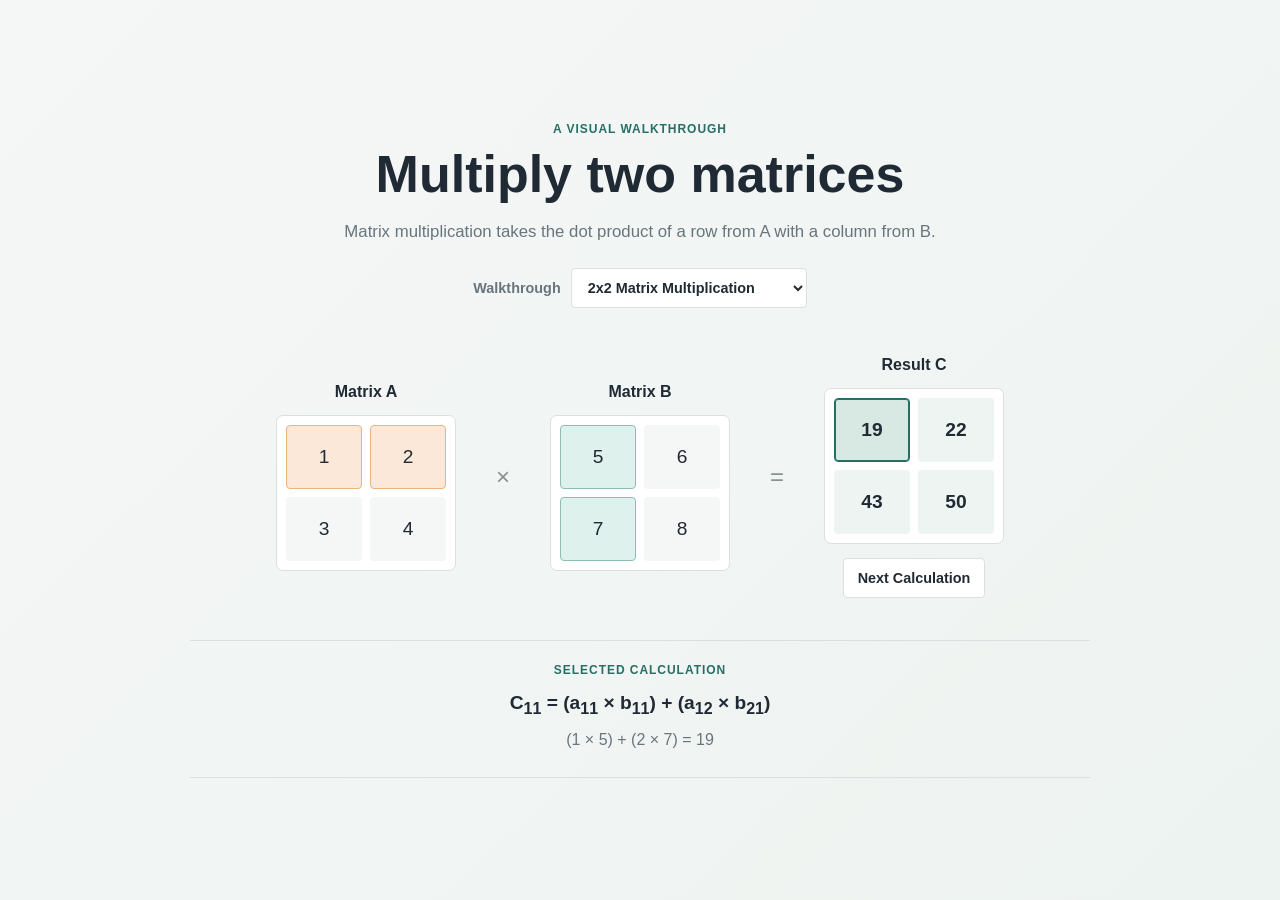
<file: index.html>
<!doctype html>
<html lang="en">
<head>
  <meta charset="utf-8">
  <meta name="viewport" content="width=device-width, initial-scale=1">
  <meta name="description" content="Interactive matrix multiplication and neural network layer demonstrations.">
  <title>Matrix Multiplication | Interactive Demo</title>
  <link rel="stylesheet" href="style.css">
  <script src="script.js" defer></script>
</head>
<body>
  <main class="demo">
    <header class="intro">
      <p class="eyebrow">A visual walkthrough</p>
      <h1 id="page-title">Multiply two matrices</h1>
      <p class="description" id="page-description">Matrix multiplication takes the dot product of a row from A with a column from B.</p>
      <label class="mode-picker">
        <span>Walkthrough</span>
        <select id="mode-select" aria-label="Choose a walkthrough">
          <option value="matrix">2x2 Matrix Multiplication</option>
          <option value="layer">Neural Network Layer</option>
        </select>
      </label>
    </header>

    <section id="matrix-mode" class="demo-mode">
      <section class="workspace" aria-label="2 by 2 matrix multiplication">
        <div class="matrix-group">
          <h2>Matrix A</h2>
          <div class="matrix" aria-label="Matrix A">
            <input class="matrix-input" type="number" step="any" value="1" aria-label="A row 1, column 1" data-matrix="a" data-row="0" data-col="0">
            <input class="matrix-input" type="number" step="any" value="2" aria-label="A row 1, column 2" data-matrix="a" data-row="0" data-col="1">
            <input class="matrix-input" type="number" step="any" value="3" aria-label="A row 2, column 1" data-matrix="a" data-row="1" data-col="0">
            <input class="matrix-input" type="number" step="any" value="4" aria-label="A row 2, column 2" data-matrix="a" data-row="1" data-col="1">
          </div>
        </div>

        <span class="operator" aria-hidden="true">&times;</span>

        <div class="matrix-group">
          <h2>Matrix B</h2>
          <div class="matrix" aria-label="Matrix B">
            <input class="matrix-input" type="number" step="any" value="5" aria-label="B row 1, column 1" data-matrix="b" data-row="0" data-col="0">
            <input class="matrix-input" type="number" step="any" value="6" aria-label="B row 1, column 2" data-matrix="b" data-row="0" data-col="1">
            <input class="matrix-input" type="number" step="any" value="7" aria-label="B row 2, column 1" data-matrix="b" data-row="1" data-col="0">
            <input class="matrix-input" type="number" step="any" value="8" aria-label="B row 2, column 2" data-matrix="b" data-row="1" data-col="1">
          </div>
        </div>

        <span class="operator equals" aria-hidden="true">=</span>

        <div class="matrix-group result-group">
          <h2>Result C</h2>
          <div class="matrix result-matrix" aria-label="Result matrix C">
            <button class="result-cell" type="button" data-row="0" data-col="0" aria-label="C row 1, column 1" aria-pressed="true"></button>
            <button class="result-cell" type="button" data-row="0" data-col="1" aria-label="C row 1, column 2" aria-pressed="false"></button>
            <button class="result-cell" type="button" data-row="1" data-col="0" aria-label="C row 2, column 1" aria-pressed="false"></button>
            <button class="result-cell" type="button" data-row="1" data-col="1" aria-label="C row 2, column 2" aria-pressed="false"></button>
          </div>
          <button class="next-calculation" id="next-calculation" type="button">Next Calculation</button>
        </div>
      </section>

      <section class="calculation" aria-live="polite" aria-atomic="true">
        <p class="calculation-label">Selected calculation</p>
        <p class="formula" id="formula"></p>
        <p class="substitution" id="substitution"></p>
      </section>
    </section>

    <section id="layer-mode" class="layer-mode" aria-label="Neural network layer" hidden>
      <section class="dimension-guide" aria-label="Matrix dimensions">
        <p class="dimension-equation" aria-label="2 by 3 multiplied by 3 by 1 gives 2 by 1">
          <span class="dimension-pair"><span class="dimension-count outer-dimension">2</span><span>&times;</span><span class="dimension-count inner-dimension">3</span></span>
          <span class="dimension-times">&times;</span>
          <span class="dimension-pair"><span class="dimension-count inner-dimension">3</span><span>&times;</span><span class="dimension-count outer-dimension">1</span></span>
          <span class="dimension-arrow">&rarr;</span>
          <span class="dimension-pair output-dimension"><span class="dimension-count outer-dimension">2</span><span>&times;</span><span class="dimension-count outer-dimension">1</span></span>
        </p>
        <div class="dimension-notes">
          <p><span class="dimension-key inner-key">Inner dimensions</span> <strong>3 = 3</strong> must match.</p>
          <p><span class="dimension-key outer-key">Outer dimensions</span> <strong>2 &times; 1</strong> set the output shape.</p>
        </div>
      </section>

      <section class="layer-flow" aria-label="Layer inputs and intermediate results">
        <div class="matrix-group layer-group">
          <h2>Weights W</h2>
          <div class="matrix matrix-three-columns" aria-label="Weight matrix W, 2 by 3">
            <input class="matrix-input layer-input" type="number" step="any" value="0.5" aria-label="W row 1, column 1" data-layer-matrix="w" data-row="0" data-col="0">
            <input class="matrix-input layer-input" type="number" step="any" value="1.0" aria-label="W row 1, column 2" data-layer-matrix="w" data-row="0" data-col="1">
            <input class="matrix-input layer-input" type="number" step="any" value="-0.5" aria-label="W row 1, column 3" data-layer-matrix="w" data-row="0" data-col="2">
            <input class="matrix-input layer-input" type="number" step="any" value="2.0" aria-label="W row 2, column 1" data-layer-matrix="w" data-row="1" data-col="0">
            <input class="matrix-input layer-input" type="number" step="any" value="-1.0" aria-label="W row 2, column 2" data-layer-matrix="w" data-row="1" data-col="1">
            <input class="matrix-input layer-input" type="number" step="any" value="0.25" aria-label="W row 2, column 3" data-layer-matrix="w" data-row="1" data-col="2">
          </div>
        </div>

        <span class="operator layer-operator" aria-hidden="true">&times;</span>

        <div class="matrix-group layer-group">
          <h2>Input x</h2>
          <div class="matrix matrix-one-column" aria-label="Input vector x, 3 by 1">
            <input class="matrix-input layer-input" type="number" step="any" value="2" aria-label="x row 1" data-layer-matrix="x" data-row="0" data-col="0">
            <input class="matrix-input layer-input" type="number" step="any" value="-1" aria-label="x row 2" data-layer-matrix="x" data-row="1" data-col="0">
            <input class="matrix-input layer-input" type="number" step="any" value="3" aria-label="x row 3" data-layer-matrix="x" data-row="2" data-col="0">
          </div>
        </div>

        <span class="operator layer-operator" aria-hidden="true">=</span>

        <div class="derived-flow" aria-label="Intermediate result plus bias equals pre-activation">
          <div class="matrix-group layer-group">
            <h2>Wx</h2>
            <div class="matrix matrix-one-column" aria-label="Intermediate result Wx">
              <span class="layer-value" data-layer-output="wx" data-row="0"></span>
              <span class="layer-value" data-layer-output="wx" data-row="1"></span>
            </div>
          </div>

          <span class="operator layer-operator" aria-hidden="true">+</span>

          <div class="matrix-group layer-group">
            <h2>Bias b</h2>
            <div class="matrix matrix-one-column" aria-label="Bias vector b, 2 by 1">
              <input class="matrix-input layer-input" type="number" step="any" value="0.5" aria-label="b row 1" data-layer-matrix="b" data-row="0" data-col="0">
              <input class="matrix-input layer-input" type="number" step="any" value="-0.75" aria-label="b row 2" data-layer-matrix="b" data-row="1" data-col="0">
            </div>
          </div>

          <span class="operator layer-operator">=</span>

          <div class="matrix-group layer-group">
            <h2>Pre-activation z</h2>
            <div class="matrix matrix-one-column" aria-label="Pre-activation vector z">
              <span class="layer-value" data-layer-output="z" data-row="0"></span>
              <span class="layer-value" data-layer-output="z" data-row="1"></span>
            </div>
          </div>
        </div>
      </section>

      <section class="activation-panel" aria-label="Activation function and result">
        <div class="activation-controls">
          <label for="activation-select">Activation function</label>
          <select id="activation-select">
            <option value="sigmoid">Sigmoid</option>
            <option value="tanh">Tanh</option>
          </select>
          <p class="activation-definition" id="activation-definition"></p>
        </div>
        <span class="operator activation-operator" aria-hidden="true">&rarr;</span>
        <div class="matrix-group layer-group activation-result">
          <h2>Activation a</h2>
          <div class="matrix matrix-one-column" aria-label="Activation output vector a">
            <span class="layer-value" data-layer-output="a" data-row="0"></span>
            <span class="layer-value" data-layer-output="a" data-row="1"></span>
          </div>
        </div>
      </section>

      <button class="next-calculation layer-next" id="layer-next" type="button">Next Calculation</button>

      <section class="calculation layer-calculation" aria-live="polite" aria-atomic="true">
        <p class="calculation-label" id="layer-step-label">Forward pass</p>
        <p class="formula" id="layer-formula"></p>
        <p class="substitution" id="layer-substitution"></p>
      </section>
    </section>
  </main>
</body>
</html>
</file>
<file: style.css>
:root {
  color-scheme: light;
  font-family: "Avenir Next", Avenir, "Segoe UI", sans-serif;
  color: #202a34;
  background: #f5f7f6;
  font-synthesis: none;
  text-rendering: optimizeLegibility;
  --ink: #202a34;
  --muted: #69757d;
  --line: #d9e0df;
  --surface: #ffffff;
  --row: #fce8d8;
  --column: #dff1ed;
  --active: #f5bd83;
  --accent: #286e67;
}

* {
  box-sizing: border-box;
}

body {
  min-width: 320px;
  min-height: 100vh;
  margin: 0;
  display: grid;
  place-items: center;
  padding: 48px 24px;
  background-image: linear-gradient(135deg, #f5f7f6 0%, #edf3f0 100%);
}

.demo {
  width: min(100%, 900px);
}

.intro {
  max-width: 630px;
  margin: 0 auto 48px;
  text-align: center;
}

.eyebrow,
.calculation-label {
  margin: 0 0 10px;
  color: var(--accent);
  font-size: 0.75rem;
  font-weight: 700;
  letter-spacing: 0.08em;
  text-transform: uppercase;
}

h1 {
  margin: 0;
  font-size: clamp(2rem, 5vw, 3.25rem);
  line-height: 1.1;
  font-weight: 650;
}

.description {
  margin: 16px 0 0;
  color: var(--muted);
  font-size: 1.05rem;
  line-height: 1.6;
}

.mode-picker {
  display: inline-flex;
  align-items: center;
  gap: 10px;
  margin-top: 22px;
  color: var(--muted);
  font-size: 0.9rem;
  font-weight: 600;
}

.mode-picker select,
.activation-controls select {
  min-height: 40px;
  padding: 0 34px 0 12px;
  border: 1px solid var(--line);
  border-radius: 4px;
  background: var(--surface);
  color: var(--ink);
  font: inherit;
  cursor: pointer;
}

.mode-picker select:focus-visible,
.activation-controls select:focus-visible {
  outline: 3px solid #286e67;
  outline-offset: 2px;
}

.workspace {
  display: flex;
  align-items: center;
  justify-content: center;
  gap: clamp(16px, 4vw, 40px);
}

.matrix-group {
  display: grid;
  justify-items: center;
  gap: 14px;
}

h2 {
  margin: 0;
  font-size: 1rem;
  font-weight: 650;
}

.matrix {
  display: grid;
  grid-template-columns: repeat(2, minmax(64px, 76px));
  grid-template-rows: repeat(2, 64px);
  gap: 8px;
  padding: 9px;
  border: 1px solid var(--line);
  border-radius: 7px;
  background: var(--surface);
}

.matrix-input,
.result-cell {
  width: 100%;
  min-width: 0;
  height: 100%;
  border: 1px solid transparent;
  border-radius: 4px;
  font: inherit;
  font-size: 1.2rem;
  text-align: center;
  transition: background-color 140ms ease, border-color 140ms ease;
}

.matrix-input {
  appearance: textfield;
  background: #f5f7f6;
  color: var(--ink);
}

.matrix-input::-webkit-inner-spin-button,
.matrix-input::-webkit-outer-spin-button {
  margin: 0;
  appearance: none;
}

.matrix-input:focus-visible,
.result-cell:focus-visible {
  outline: 3px solid #286e67;
  outline-offset: 2px;
}

.matrix-input.is-highlighted-row {
  background: var(--row);
  border-color: #eab47f;
}

.matrix-input.is-highlighted-column {
  background: var(--column);
  border-color: #8dbdb3;
}

.matrix-input.is-highlighted-row.is-highlighted-column {
  background: var(--active);
  border-color: #d59156;
}

.operator {
  color: #87928f;
  font-size: 1.5rem;
}

.result-cell {
  cursor: pointer;
  background: #edf4f1;
  color: var(--ink);
  font-weight: 650;
}

.result-cell:hover {
  border-color: #8dbdb3;
}

.result-cell[aria-pressed="true"] {
  border-color: var(--accent);
  background: #d7e9e2;
  box-shadow: inset 0 0 0 1px var(--accent);
}

.next-calculation {
  min-height: 40px;
  padding: 0 14px;
  border: 1px solid var(--line);
  border-radius: 4px;
  background: var(--surface);
  color: var(--ink);
  font: inherit;
  font-size: 0.9rem;
  font-weight: 600;
  cursor: pointer;
}

.next-calculation:hover {
  border-color: var(--accent);
  background: #edf4f1;
}

.next-calculation:focus-visible {
  outline: 3px solid #286e67;
  outline-offset: 2px;
}

.calculation {
  min-height: 138px;
  margin: 42px auto 0;
  padding: 22px 26px;
  border-top: 1px solid var(--line);
  border-bottom: 1px solid var(--line);
  text-align: center;
}

[hidden] {
  display: none !important;
}

.dimension-guide {
  width: min(100%, 700px);
  margin: 0 auto 30px;
  padding: 16px 20px;
  border: 1px solid var(--line);
  border-radius: 7px;
  background: rgba(255, 255, 255, 0.82);
  text-align: center;
}

.dimension-equation {
  display: flex;
  align-items: center;
  justify-content: center;
  gap: clamp(8px, 2vw, 18px);
  margin: 0;
  font-size: 1.2rem;
  font-weight: 650;
  font-variant-numeric: tabular-nums;
}

.dimension-pair {
  display: inline-flex;
  align-items: center;
  gap: 6px;
}

.dimension-count {
  display: inline-grid;
  width: 30px;
  height: 30px;
  place-items: center;
  border-radius: 4px;
}

.outer-dimension {
  background: var(--row);
  color: #70451f;
}

.inner-dimension {
  background: var(--column);
  color: #205d55;
}

.dimension-times,
.dimension-arrow {
  color: var(--muted);
}

.dimension-notes {
  display: flex;
  justify-content: center;
  flex-wrap: wrap;
  gap: 8px 22px;
  margin-top: 12px;
  color: var(--muted);
  font-size: 0.85rem;
}

.dimension-notes p {
  margin: 0;
}

.dimension-notes strong {
  color: var(--ink);
}

.dimension-key {
  font-weight: 700;
}

.inner-key {
  color: #286e67;
}

.outer-key {
  color: #9b6032;
}

.layer-flow,
.derived-flow {
  display: flex;
  align-items: center;
  justify-content: center;
  gap: clamp(10px, 2vw, 22px);
}

.layer-flow {
  flex-wrap: wrap;
}

.derived-flow {
  flex-wrap: wrap;
}

.layer-group {
  gap: 10px;
}

.matrix.matrix-three-columns {
  grid-template-columns: repeat(3, 56px);
  grid-template-rows: repeat(2, 56px);
  gap: 6px;
  padding: 7px;
}

.matrix.matrix-one-column {
  grid-template-columns: 58px;
  grid-template-rows: none;
  grid-auto-rows: 56px;
  gap: 6px;
  padding: 7px;
}

.layer-value {
  display: grid;
  min-width: 0;
  place-items: center;
  border: 1px solid transparent;
  border-radius: 4px;
  background: #f1f4f2;
  color: var(--ink);
  font-size: 1.05rem;
  font-variant-numeric: tabular-nums;
  transition: background-color 140ms ease, border-color 140ms ease;
}

.layer-input.layer-active-row {
  background: var(--row);
  border-color: #eab47f;
}

.layer-input.layer-active-vector {
  background: var(--column);
  border-color: #8dbdb3;
}

.layer-input.layer-step-focus,
.layer-value.layer-step-focus {
  background: var(--active);
  border-color: #d59156;
  box-shadow: inset 0 0 0 1px #d59156;
}

.layer-operator {
  flex: 0 0 auto;
}

.activation-panel {
  display: flex;
  align-items: center;
  justify-content: center;
  gap: 28px;
  margin: 32px auto 0;
  padding-top: 22px;
  border-top: 1px solid var(--line);
}

.activation-controls {
  display: grid;
  justify-items: start;
  gap: 9px;
}

.activation-controls label {
  font-size: 0.9rem;
  font-weight: 650;
}

.activation-definition {
  min-height: 24px;
  margin: 0;
  color: var(--muted);
  font-size: 0.95rem;
  font-variant-numeric: tabular-nums;
}

.activation-definition sup {
  font-size: 0.72em;
}

.activation-result h2 {
  white-space: nowrap;
}

.layer-next {
  display: block;
  min-width: 170px;
  margin: 28px auto 0;
}

.layer-calculation {
  margin-top: 22px;
}

.formula,
.substitution {
  margin: 0;
  line-height: 1.7;
}

.formula {
  font-size: 1.2rem;
  font-weight: 600;
}

.substitution {
  margin-top: 4px;
  color: var(--muted);
  font-variant-numeric: tabular-nums;
}

@media (max-width: 640px) {
  body {
    padding: 36px 16px;
  }

  .intro {
    margin-bottom: 34px;
  }

  .workspace {
    display: grid;
    grid-template-columns: 1fr auto 1fr;
    row-gap: 26px;
  }

  .matrix-group {
    grid-column: auto;
  }

  .workspace > .operator:nth-of-type(1) {
    grid-column: 2;
    grid-row: 1;
  }

  .workspace > .matrix-group:nth-of-type(2) {
    grid-column: 3;
    grid-row: 1;
  }

  .equals {
    display: none;
  }

  .result-group {
    grid-column: 1 / -1;
  }

  .matrix {
    grid-template-columns: repeat(2, minmax(58px, 68px));
    grid-template-rows: repeat(2, 58px);
    gap: 6px;
    padding: 7px;
  }

  .matrix.matrix-three-columns {
    grid-template-columns: repeat(3, 50px);
    grid-template-rows: repeat(2, 52px);
    gap: 5px;
    padding: 6px;
  }

  .matrix.matrix-one-column {
    grid-template-columns: 56px;
    grid-auto-rows: 52px;
    gap: 5px;
    padding: 6px;
  }

  .layer-flow,
  .derived-flow {
    gap: 12px;
  }

  .derived-flow {
    flex-basis: 100%;
  }

  .activation-panel {
    gap: 16px;
  }

  .calculation {
    margin-top: 32px;
    padding: 20px 8px;
  }
}

@media (max-width: 380px) {
  .workspace {
    column-gap: 10px;
  }

  .matrix {
    grid-template-columns: repeat(2, 55px);
    grid-template-rows: repeat(2, 55px);
    gap: 5px;
    padding: 6px;
  }

  .matrix.matrix-three-columns {
    grid-template-columns: repeat(3, 44px);
  }

  .matrix.matrix-one-column {
    grid-template-columns: 50px;
  }

  .dimension-guide {
    padding: 14px 8px;
  }

  .dimension-equation {
    gap: 6px;
    font-size: 1rem;
  }

  .dimension-pair {
    gap: 3px;
  }

  .dimension-count {
    width: 26px;
    height: 26px;
  }

  .activation-panel {
    flex-wrap: wrap;
  }

  .activation-controls {
    justify-items: center;
  }
}
</file>
